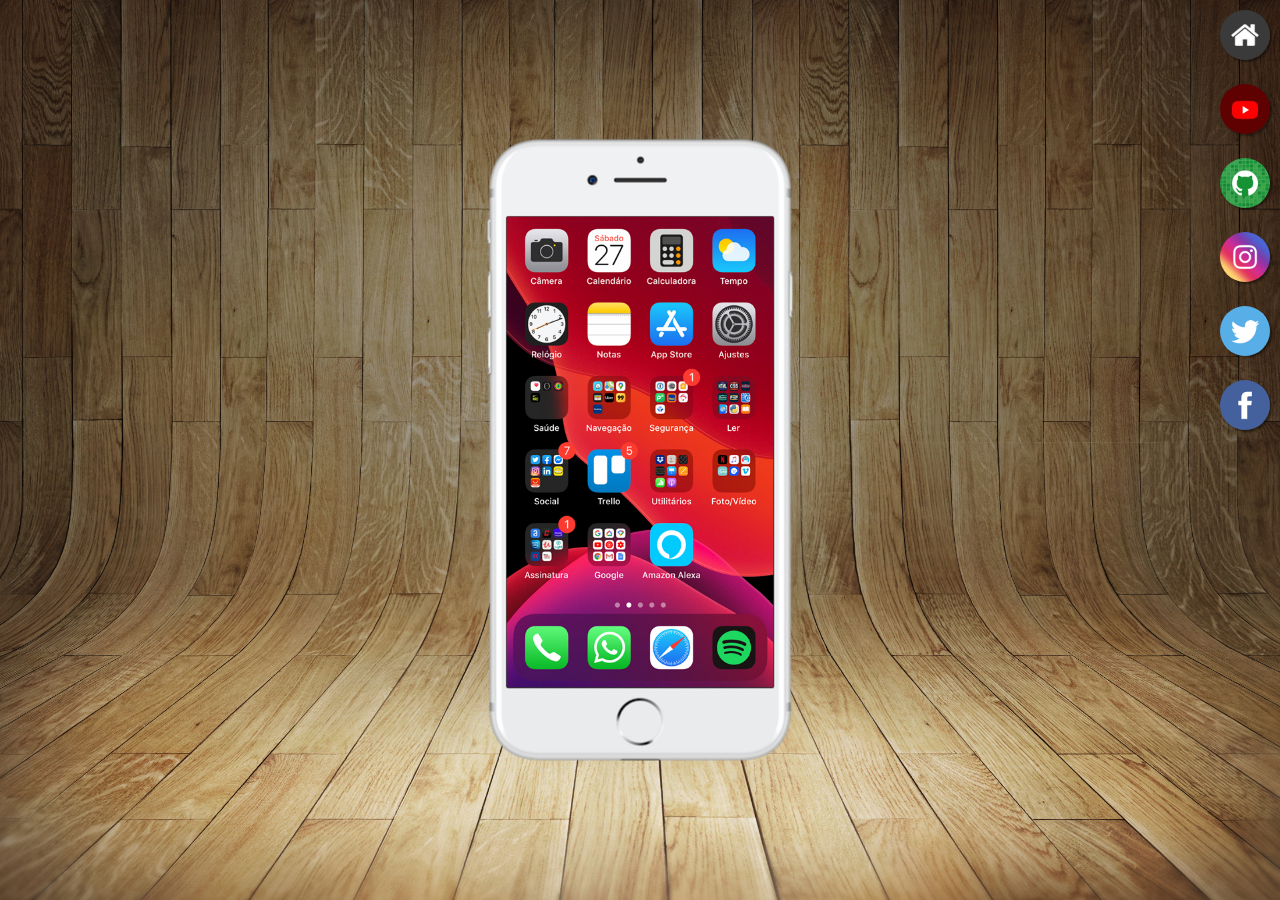
<file: index.html>
<!DOCTYPE html>
<html lang="pt-br">
<head>
    <meta charset="UTF-8">
    <meta name="viewport" content="width=device-width, initial-scale=1.0">
   <link rel="shortcut icon" href="favicon.ico" type="image/x-icon">
    <title>Projeto redes sociais</title>
    <link rel="stylesheet" href="estilos/style.css">
</head>
<body>
    <main>
        <section id="telefone">
            <iframe src="home.html" name="tela" id="tela" frameborder="0"></iframe>
        </section>

        <section id="redes-sociais">
            <a href="home.html" target="tela"> <img src="imagens/logo-home.jpg" alt=""></a><br>
            <a href="youtube.html" target="tela"> <img src="imagens/logo-youtube.jpg" alt=""></a><br>
            <a href="#" target="tela"> <img src="imagens/logo-github.jpg" alt=""></a><br>
            <a href="#" target="tela"> <img src="imagens/logo-instagram.jpg" alt=""></a><br>
            <a href="#" target="tela"> <img src="imagens/logo-twitter.jpg" alt=""></a><br>
            <a href="#" target="tela"> <img src="imagens/logo-facebook.jpg" alt=""><br>
            

        </section>
    </main>
</body>
</html>
</file>
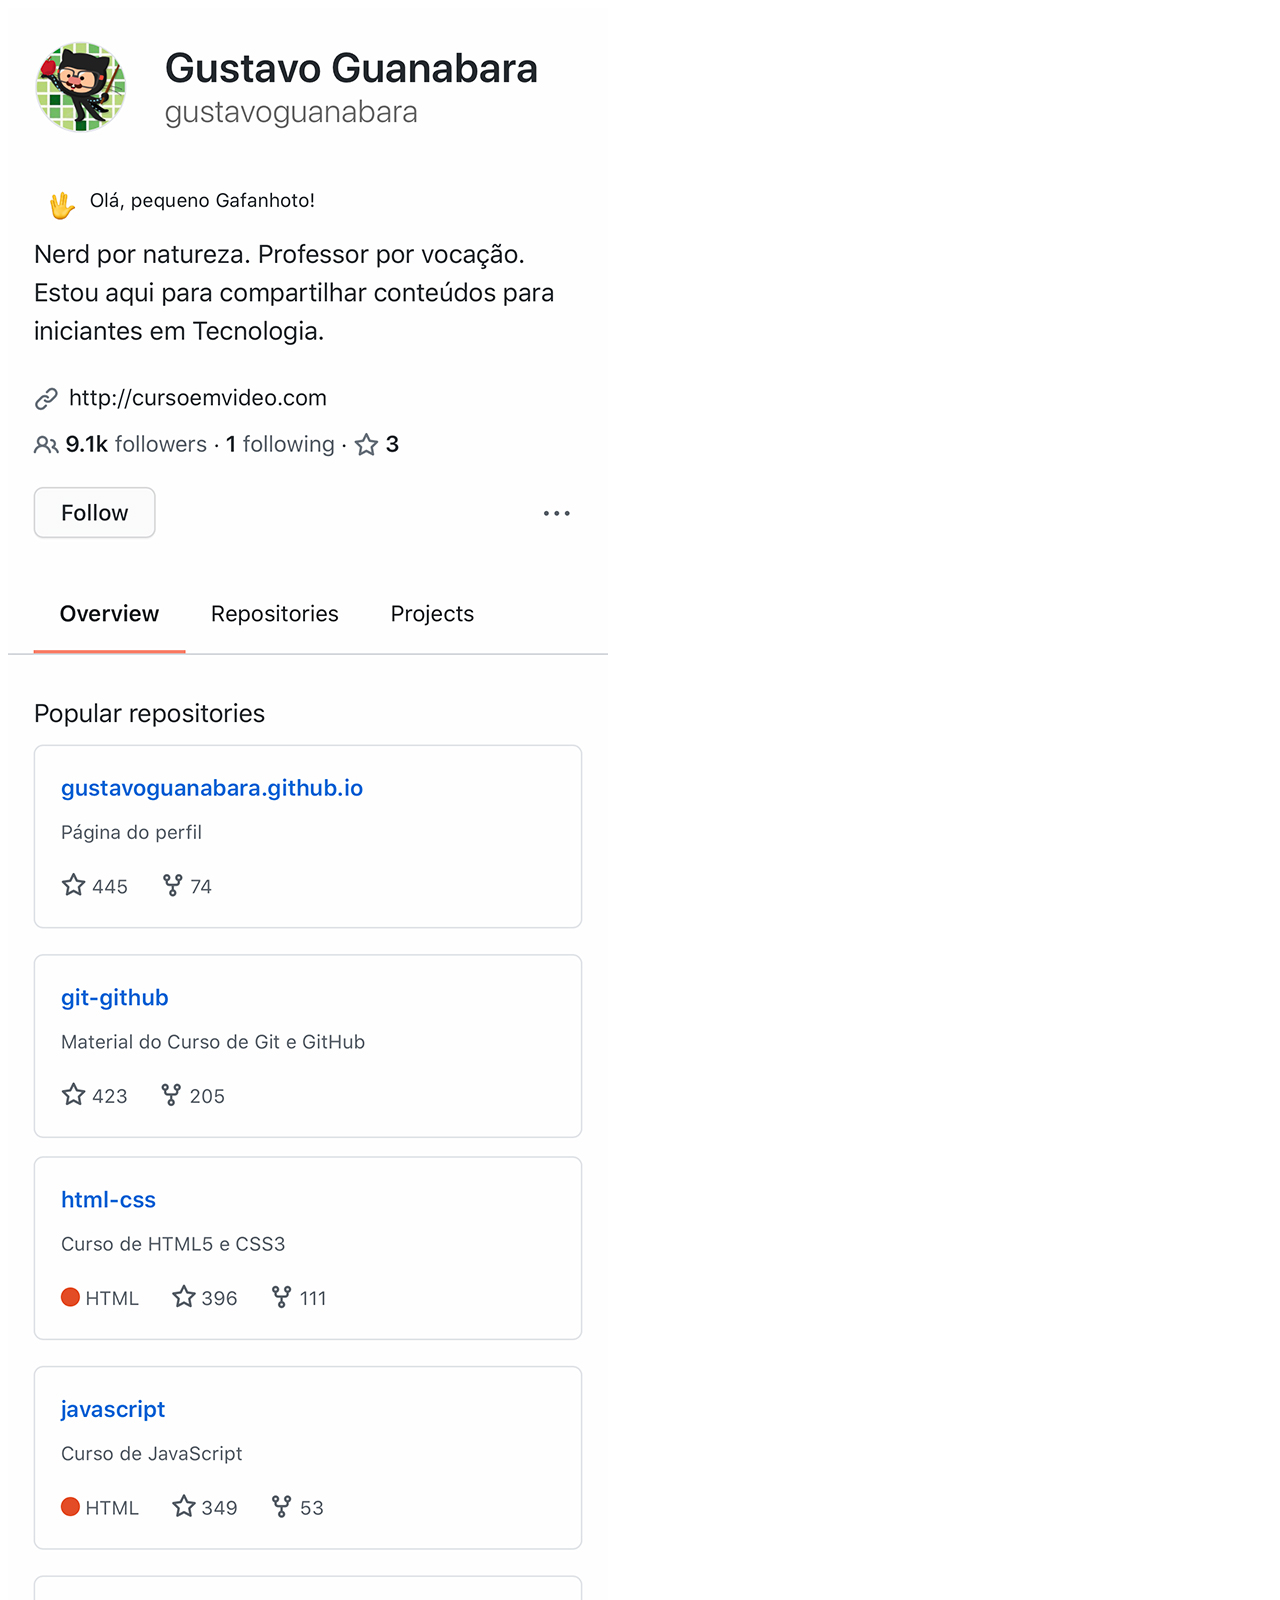
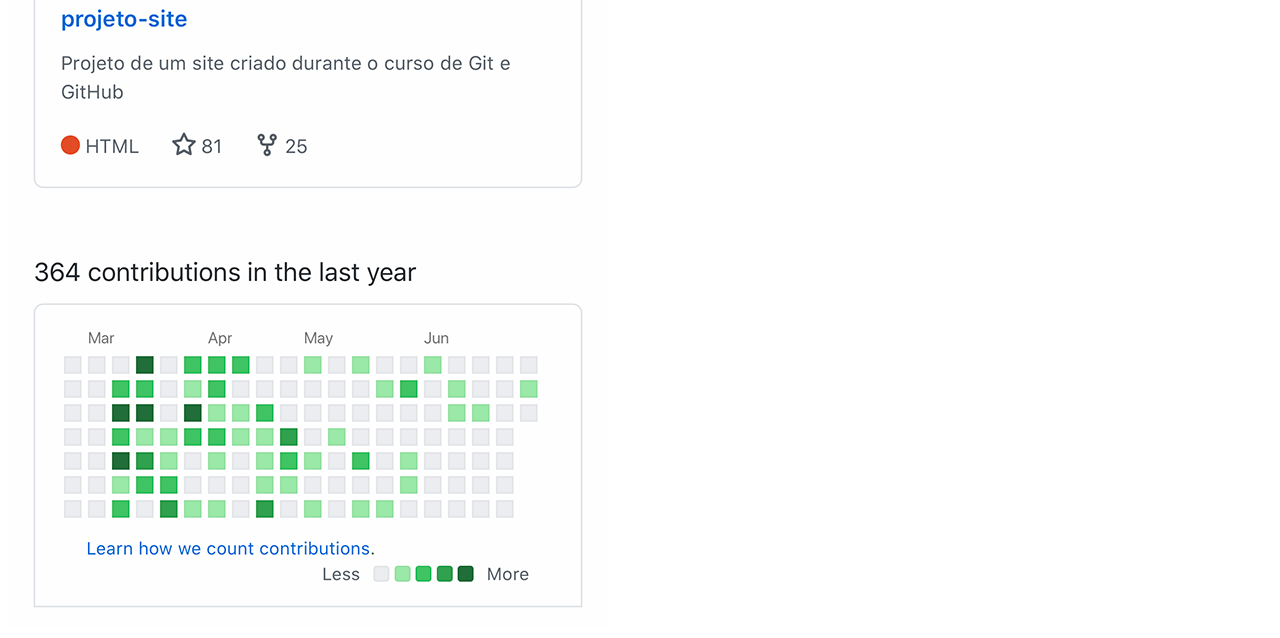
<file: github.html>
<!DOCTYPE html>
<html lang="pt-br">
<head>
    <meta charset="UTF-8">
    <meta name="viewport" content="width=device-width, initial-scale=1.0">
    <title>Github</title>
</head>
<body>
    <img src="imagens/tela-github.jpg" alt="Github">
    <a href="https://github.com/gustavoguanabara" target="_blank"></a>
</body>
</html>
</file>
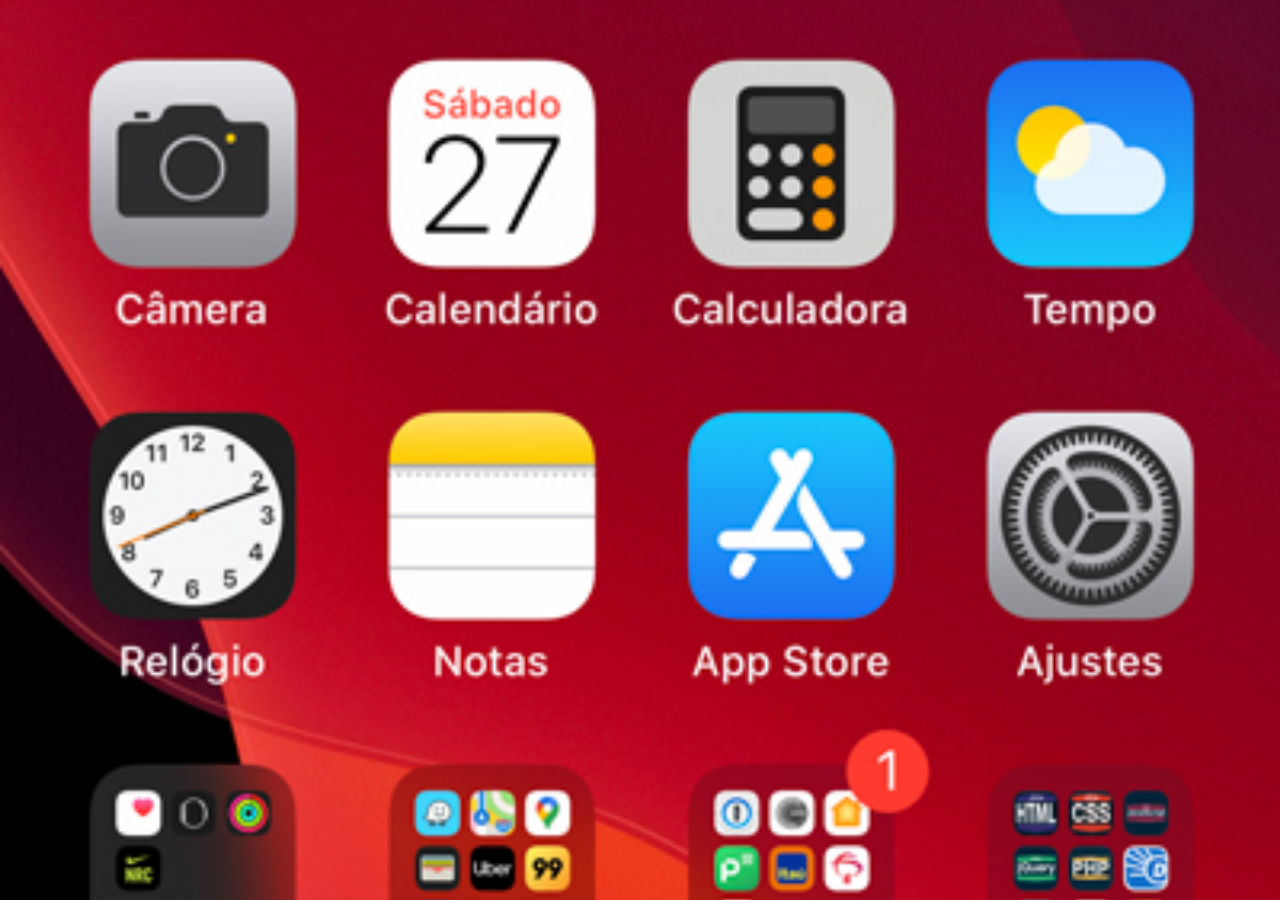
<file: home.html>
<!DOCTYPE html>
<html lang="pt-br">
<head>
    <meta charset="UTF-8">
    <meta name="viewport" content="width=device-width, initial-scale=1.0">
    <title>Home</title>
</head>
<style>
    *{
      margin: 0px;  
      padding: 0px;
    }
    body{
    width: 100vw;
    height: 100vh;
    background: black url(imagens/tela-home.jpg) no-repeat top center;
    background-size: cover;
    }
</style>
<body>
    
</body>
</html>
</file>
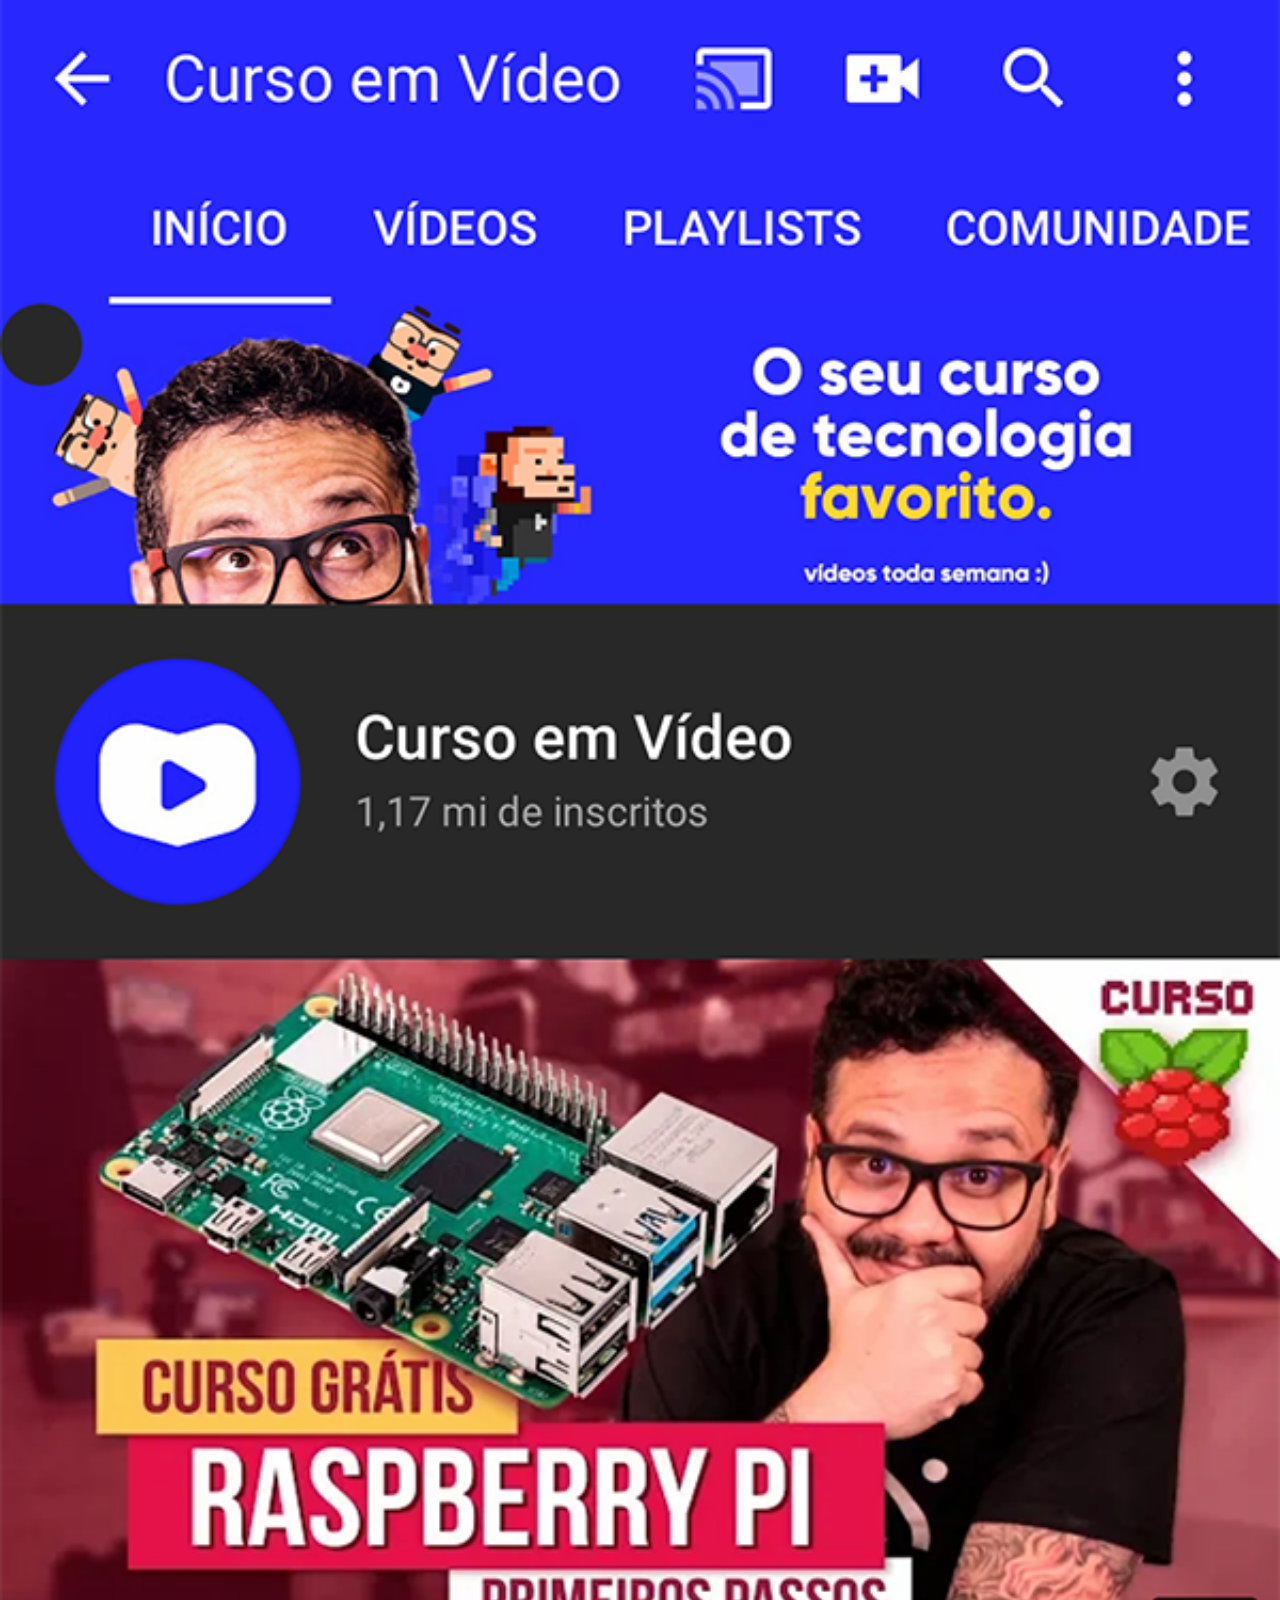
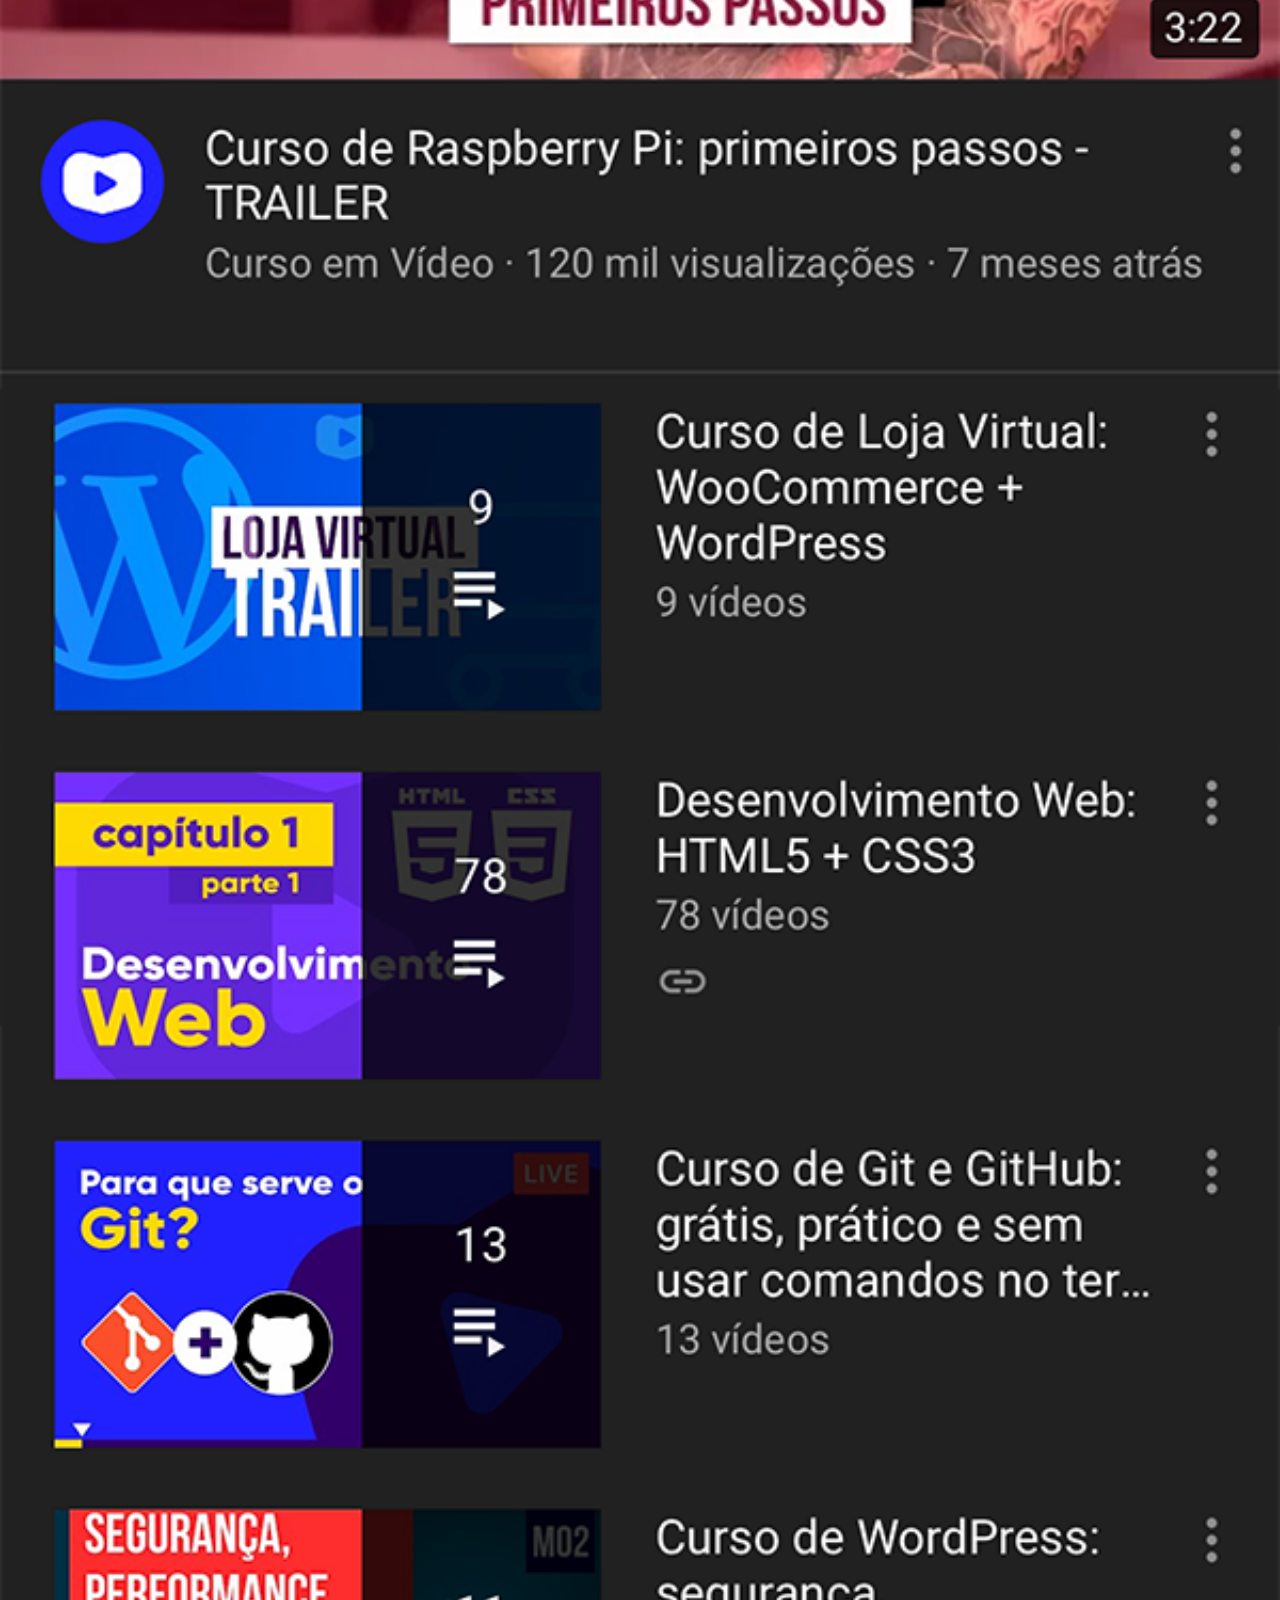
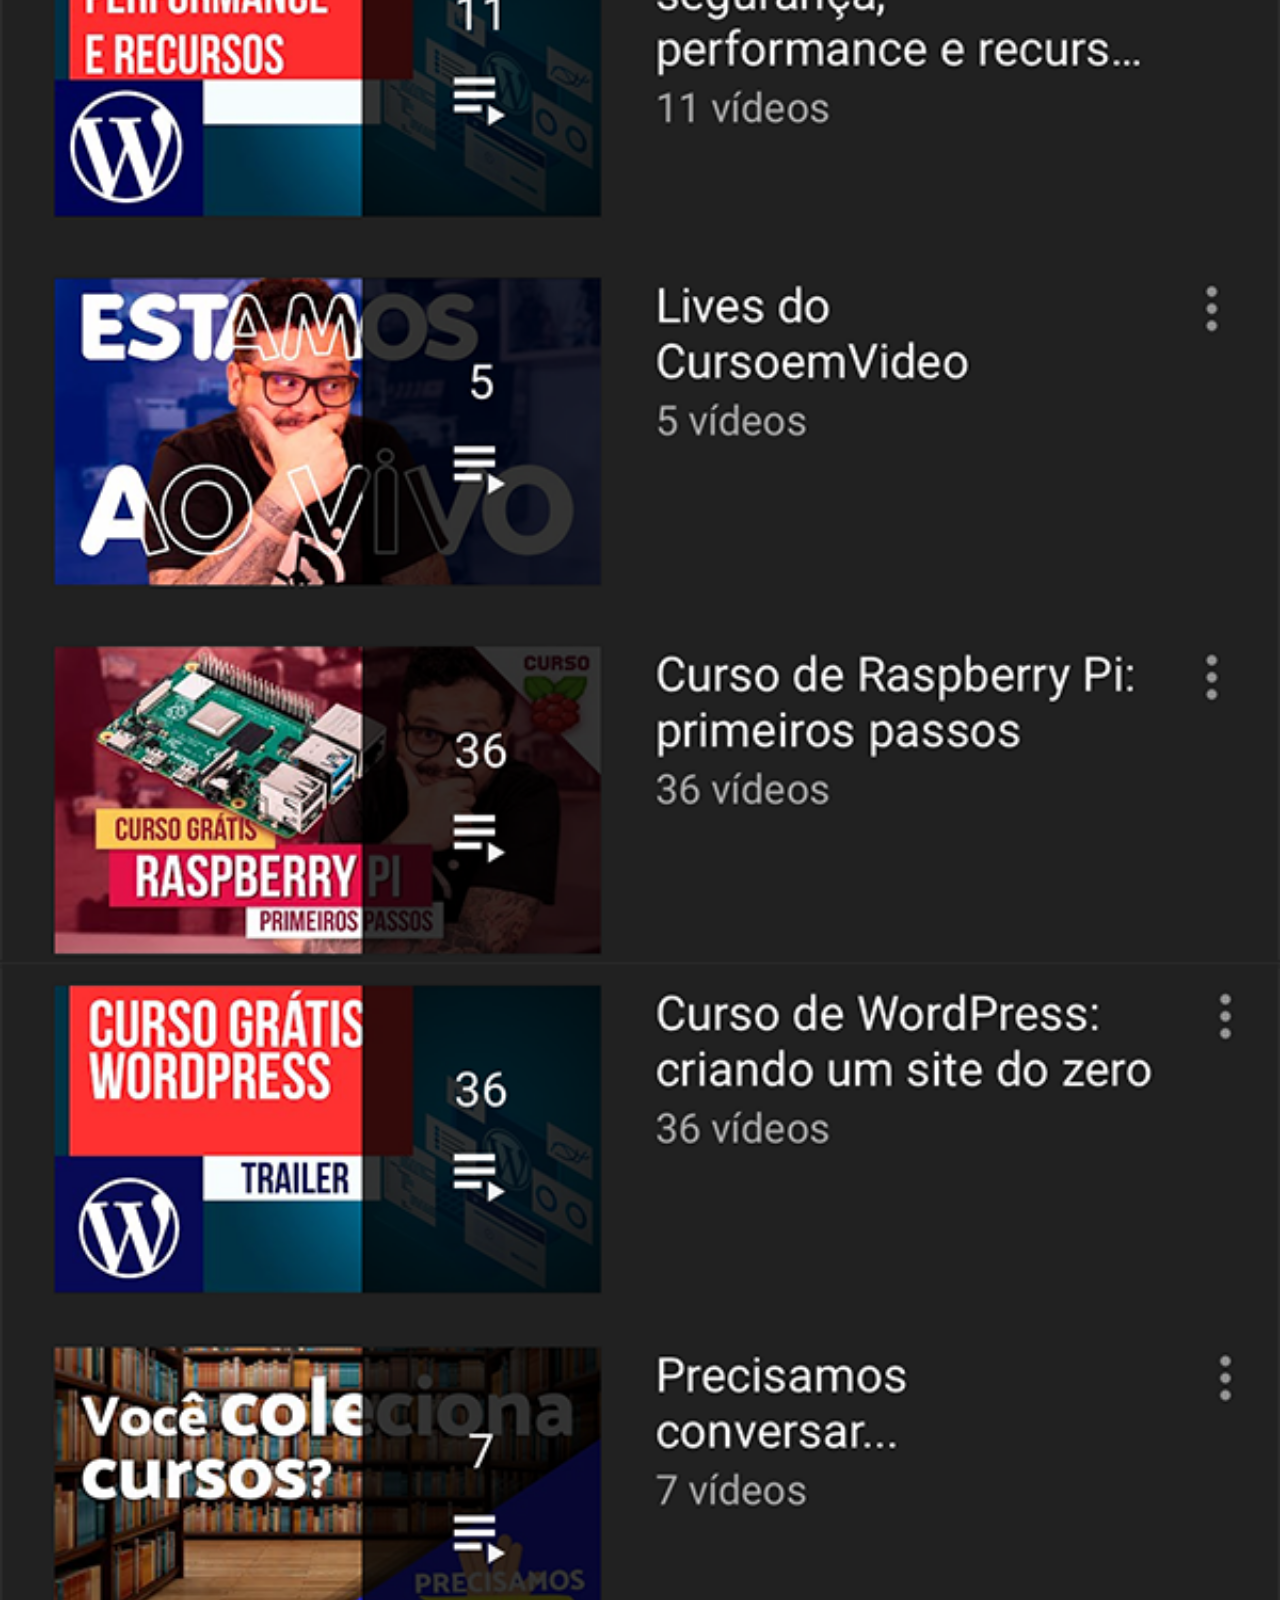
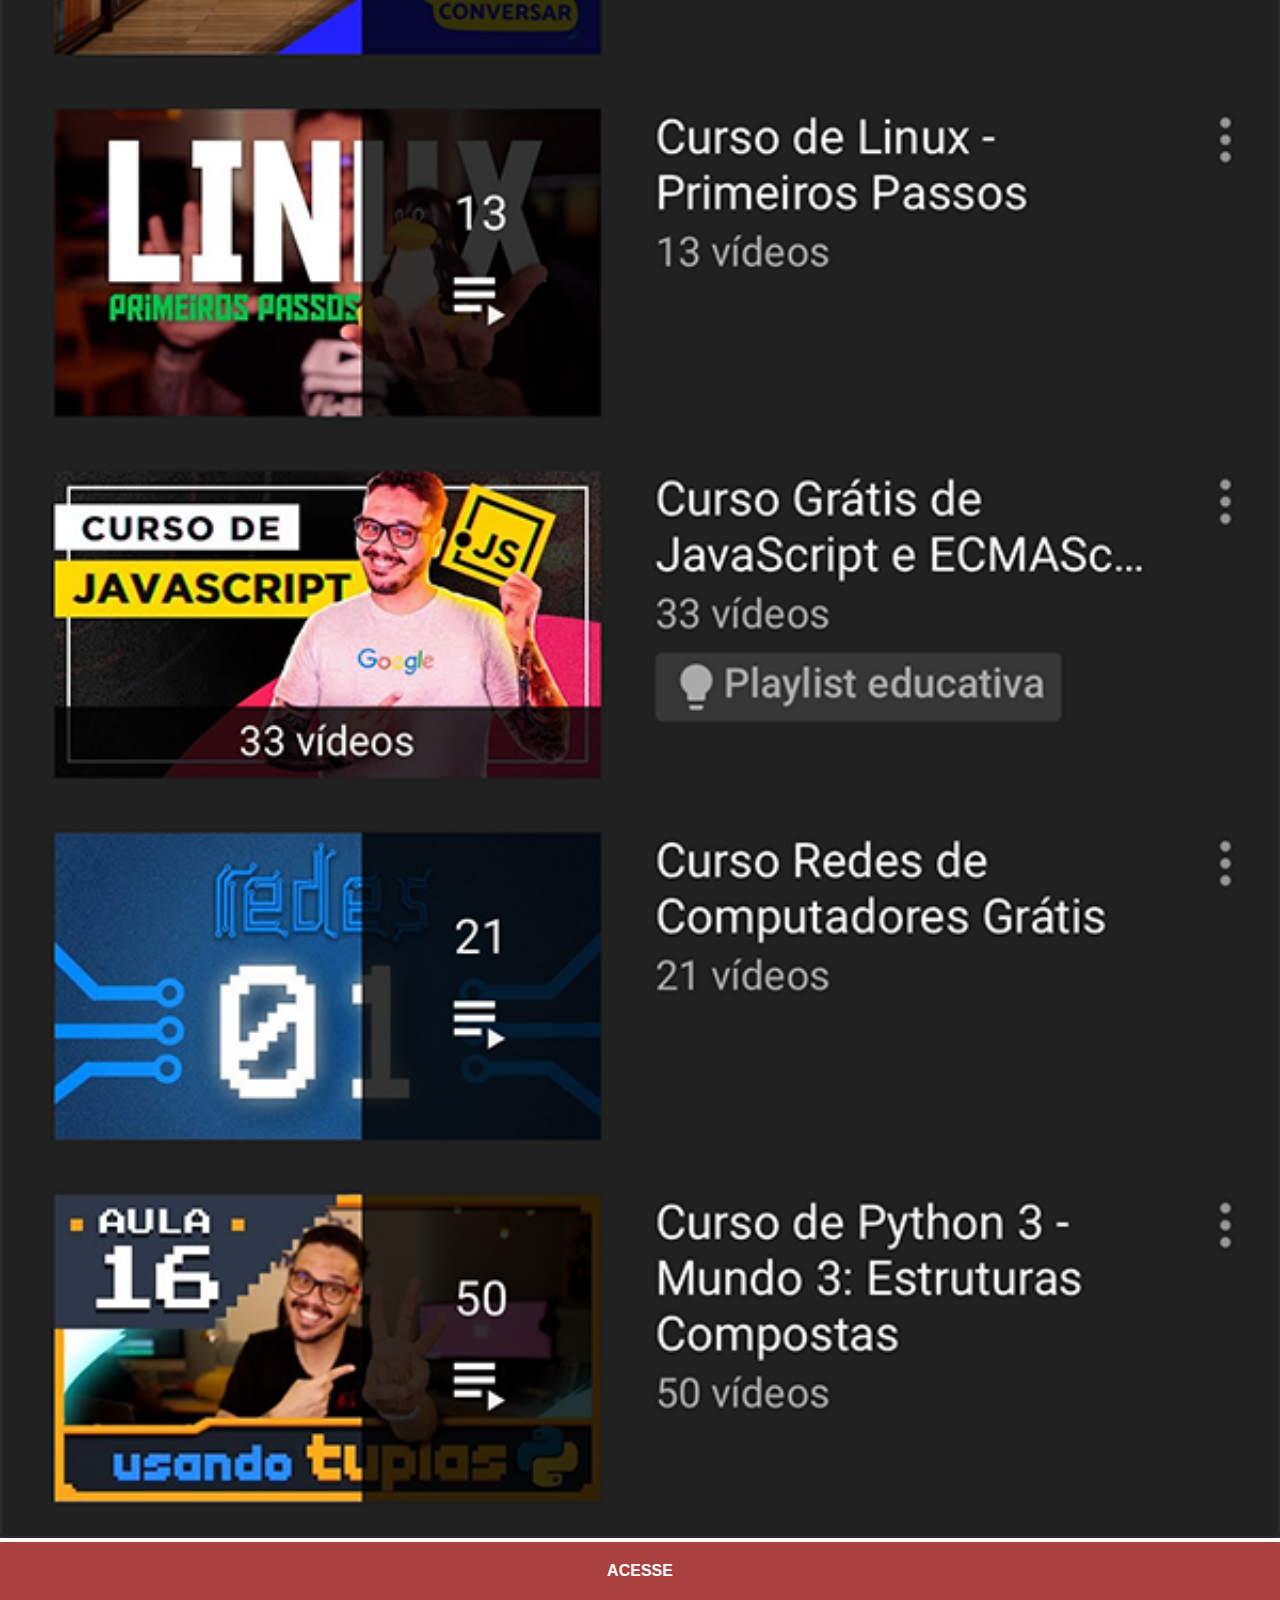
<file: youtube.html>
<!DOCTYPE html>
<html lang="pt-br">
<head>
    <meta charset="UTF-8">
    <meta name="viewport" content="width=device-width, initial-scale=1.0">
    <title>Youtube</title>
    <link rel="stylesheet" href="estilos/social.css">
</head>
<body>
    <img src="imagens/tela-youtube.png" alt="Youtube">
    <a href="https://www.youtube.com/@CursoemVideo">ACESSE</a>
</body>
</html>
</file>
<file: estilos/style.css>
@charset "UTF-8";

*{
    margin: 0px;
    padding: 0px;
    font-family: Arial, Helvetica, sans-serif;
}
html,body{
    height: 100vh;
    width: 100vw;
    background-color: black;
}
body{
    background: url(../imagens/fundo-madeira.jpg) no-repeat top center;
    background-size: cover;
    background-attachment: fixed;
}
main{
    height: 100vh;
    position: relative;
    
}
section#telefone{
    position: absolute;
    top: 50%;
    left: 50%;
    transform: translate(-50%,-50%);
    height: 627px;
    width: 311px;
    background-color: blue;
    background: url(../imagens/frame-iphone.png) no-repeat; 
}
iframe#tela{
    position: relative;
    top: 80px;
    left: 22px;
    width: 267px;
    height: 471px;
}
section#redes-sociais img{
    width: 50px;
    height: 50px;
    margin: 10px;
    border-radius: 50%;
    box-shadow: 2px 2px 2px rgba(0, 0, 0, 0.404);
    box-sizing: border-box;

}
section#redes-sociais{
    text-align: right;
}
section#redes-sociais img:hover{
    border: 2px solid rgba(255, 255, 255, 0.637);
    transform: translate(-3px , -3px);
    box-shadow: 5px 5px 10px rgba(0, 0, 0, 0.644);
    transition: transform 0.5s;
}
</file>
<file: estilos/social.css>
@charset "UTF-8";
*{
    margin: 0px;
    padding: 0px;
    font-family: Arial, Helvetica, sans-serif;
}
::-webkit-scrollbar{
    width: 0px;
    height: 0px;
}
img{
    width: 100vw;

}
a{
    display: block;
    background-color: rgba(139, 0, 0, 0.747);
    padding: 20px;
    color: white;
    text-align: center;
    font-weight: bolder;
    text-decoration: none;
}
a:hover{
    background-color:rgb(255, 0, 0);

}
</file>
